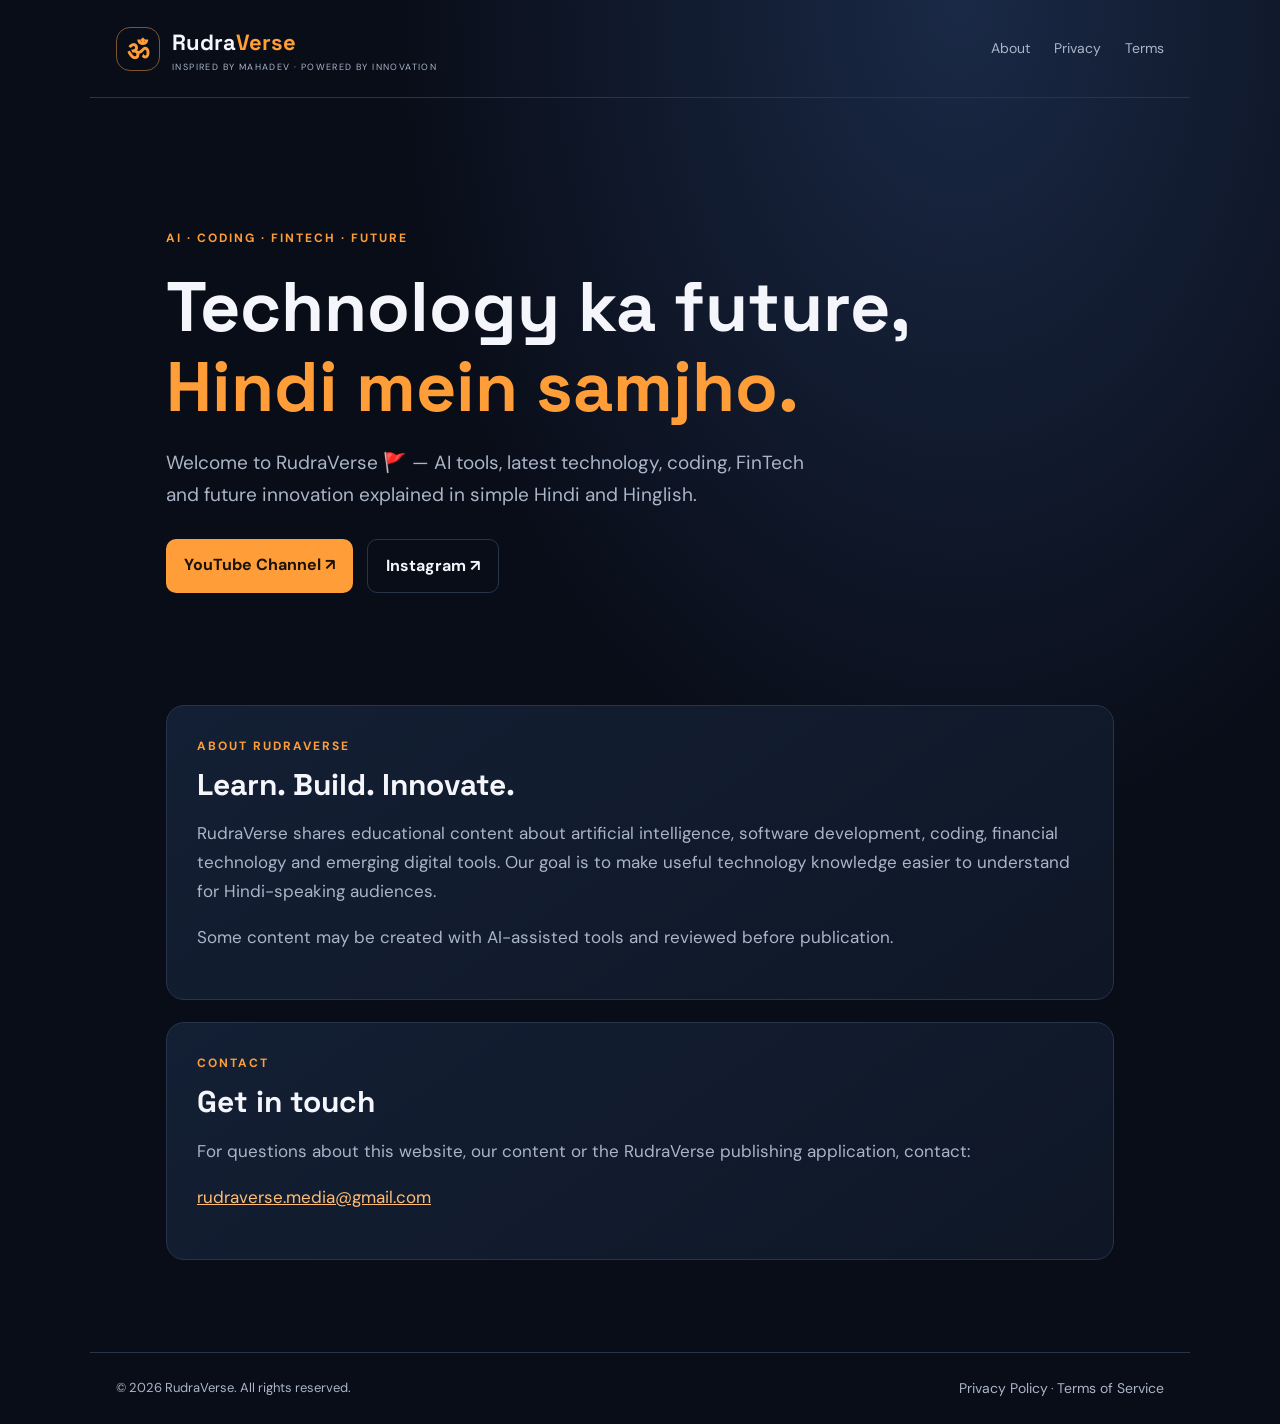
<file: index.html>
<!doctype html>
<html lang="en">
<head>
  <meta charset="utf-8"><meta name="viewport" content="width=device-width,initial-scale=1">
  <meta name="description" content="RudraVerse — inspired by Mahadev, powered by innovation. AI, coding, fintech and technology in Hindi.">
  <title>RudraVerse | AI, Coding & Technology</title>
  <link rel="stylesheet" href="style.css">
</head>
<body>
<header class="site-header"><a class="brand" href="index.html"><span class="mark">ॐ</span><span>Rudra<span class="accent">Verse</span><small>INSPIRED BY MAHADEV · POWERED BY INNOVATION</small></span></a>
<nav><a href="#about">About</a><a href="privacy.html">Privacy</a><a href="terms.html">Terms</a></nav></header>
<main>
<section class="hero"><div class="eyebrow">AI · CODING · FINTECH · FUTURE</div>
<h1>Technology ka future,<br><span class="accent">Hindi mein samjho.</span></h1>
<p>Welcome to RudraVerse 🚩 — AI tools, latest technology, coding, FinTech and future innovation explained in simple Hindi and Hinglish.</p>
<div class="actions"><a class="btn primary" href="https://www.youtube.com/@RudraVerse-q3s" target="_blank" rel="noopener">YouTube Channel ↗</a><a class="btn secondary" href="https://www.instagram.com/rudraverse.media2026/" target="_blank" rel="noopener">Instagram ↗</a></div>
</section>
<section id="about" class="panel"><div class="eyebrow">ABOUT RUDRAVERSE</div><h2>Learn. Build. Innovate.</h2><p>RudraVerse shares educational content about artificial intelligence, software development, coding, financial technology and emerging digital tools. Our goal is to make useful technology knowledge easier to understand for Hindi-speaking audiences.</p><p>Some content may be created with AI-assisted tools and reviewed before publication.</p></section>
<section class="panel"><div class="eyebrow">CONTACT</div><h2>Get in touch</h2><p>For questions about this website, our content or the RudraVerse publishing application, contact:</p><p><a href="mailto:rudraverse.media@gmail.com">rudraverse.media@gmail.com</a></p></section>
</main>
<footer><span>© <span id="year"></span> RudraVerse. All rights reserved.</span><span><a href="privacy.html">Privacy Policy</a> · <a href="terms.html">Terms of Service</a></span></footer>
<script>document.getElementById('year').textContent=new Date().getFullYear();</script>
</body></html>
</file>
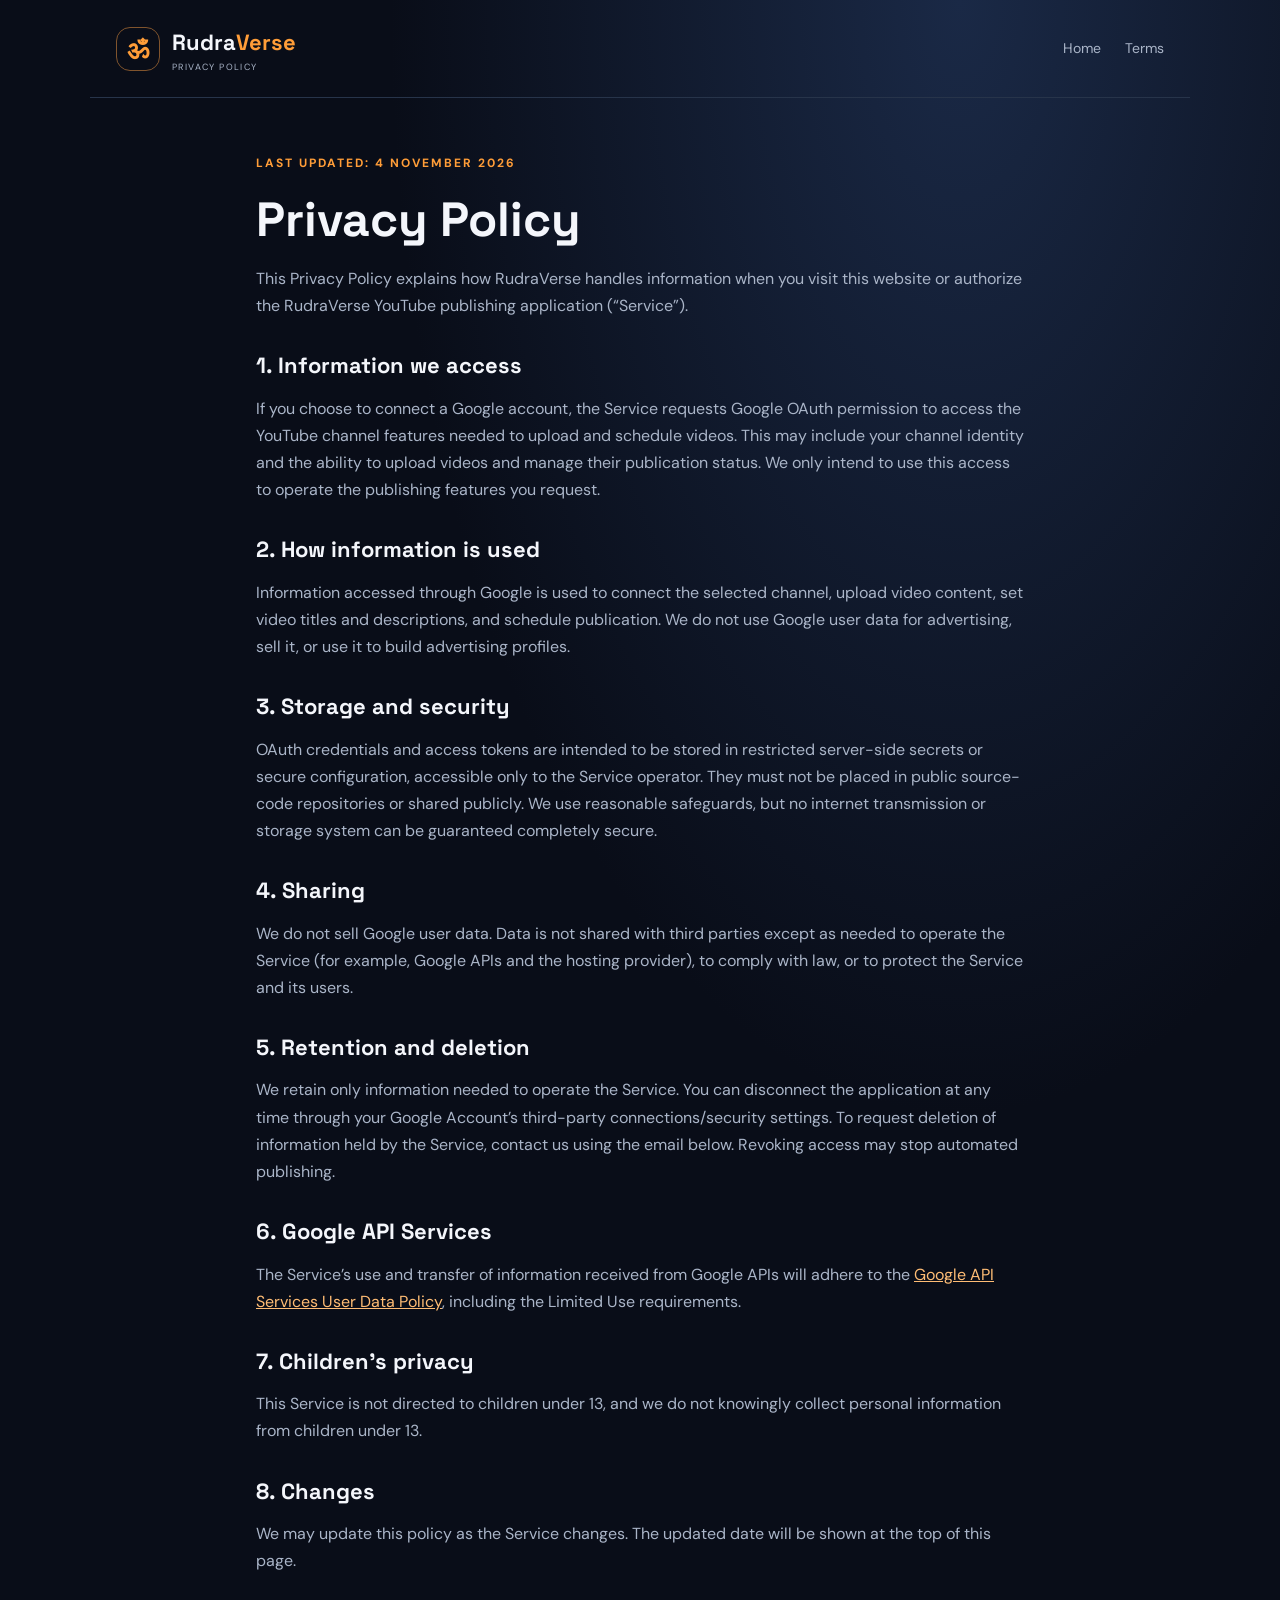
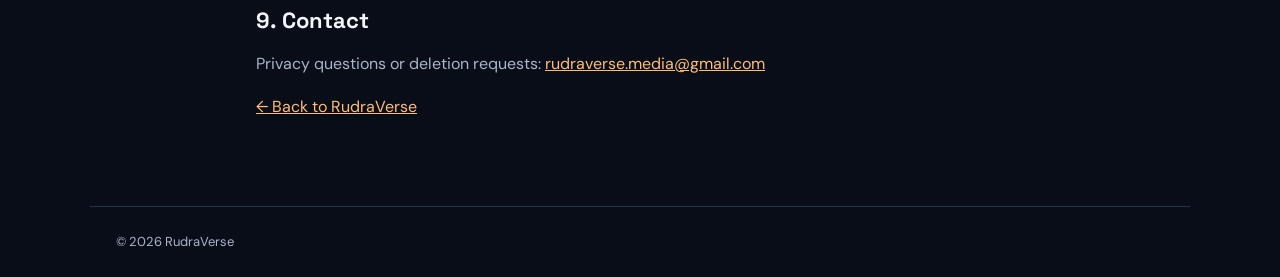
<file: privacy.html>
<!doctype html>
<html lang="en"><head><meta charset="utf-8"><meta name="viewport" content="width=device-width,initial-scale=1"><title>Privacy Policy | RudraVerse</title><link rel="stylesheet" href="style.css"></head>
<body><header class="site-header"><a class="brand" href="index.html"><span class="mark">ॐ</span><span>Rudra<span class="accent">Verse</span><small>PRIVACY POLICY</small></span></a><nav><a href="index.html">Home</a><a href="terms.html">Terms</a></nav></header>
<main class="document"><div class="eyebrow">LAST UPDATED: 4 NOVEMBER 2026</div><h1>Privacy Policy</h1>
<p>This Privacy Policy explains how RudraVerse handles information when you visit this website or authorize the RudraVerse YouTube publishing application (“Service”).</p>
<h2>1. Information we access</h2><p>If you choose to connect a Google account, the Service requests Google OAuth permission to access the YouTube channel features needed to upload and schedule videos. This may include your channel identity and the ability to upload videos and manage their publication status. We only intend to use this access to operate the publishing features you request.</p>
<h2>2. How information is used</h2><p>Information accessed through Google is used to connect the selected channel, upload video content, set video titles and descriptions, and schedule publication. We do not use Google user data for advertising, sell it, or use it to build advertising profiles.</p>
<h2>3. Storage and security</h2><p>OAuth credentials and access tokens are intended to be stored in restricted server-side secrets or secure configuration, accessible only to the Service operator. They must not be placed in public source-code repositories or shared publicly. We use reasonable safeguards, but no internet transmission or storage system can be guaranteed completely secure.</p>
<h2>4. Sharing</h2><p>We do not sell Google user data. Data is not shared with third parties except as needed to operate the Service (for example, Google APIs and the hosting provider), to comply with law, or to protect the Service and its users.</p>
<h2>5. Retention and deletion</h2><p>We retain only information needed to operate the Service. You can disconnect the application at any time through your Google Account’s third-party connections/security settings. To request deletion of information held by the Service, contact us using the email below. Revoking access may stop automated publishing.</p>
<h2>6. Google API Services</h2><p>The Service’s use and transfer of information received from Google APIs will adhere to the <a href="https://developers.google.com/terms/api-services-user-data-policy" target="_blank" rel="noopener">Google API Services User Data Policy</a>, including the Limited Use requirements.</p>
<h2>7. Children’s privacy</h2><p>This Service is not directed to children under 13, and we do not knowingly collect personal information from children under 13.</p>
<h2>8. Changes</h2><p>We may update this policy as the Service changes. The updated date will be shown at the top of this page.</p>
<h2>9. Contact</h2><p>Privacy questions or deletion requests: <a href="mailto:rudraverse.media@gmail.com">rudraverse.media@gmail.com</a></p>
<p><a href="index.html">← Back to RudraVerse</a></p></main><footer>© 2026 RudraVerse</footer></body></html>
</file>
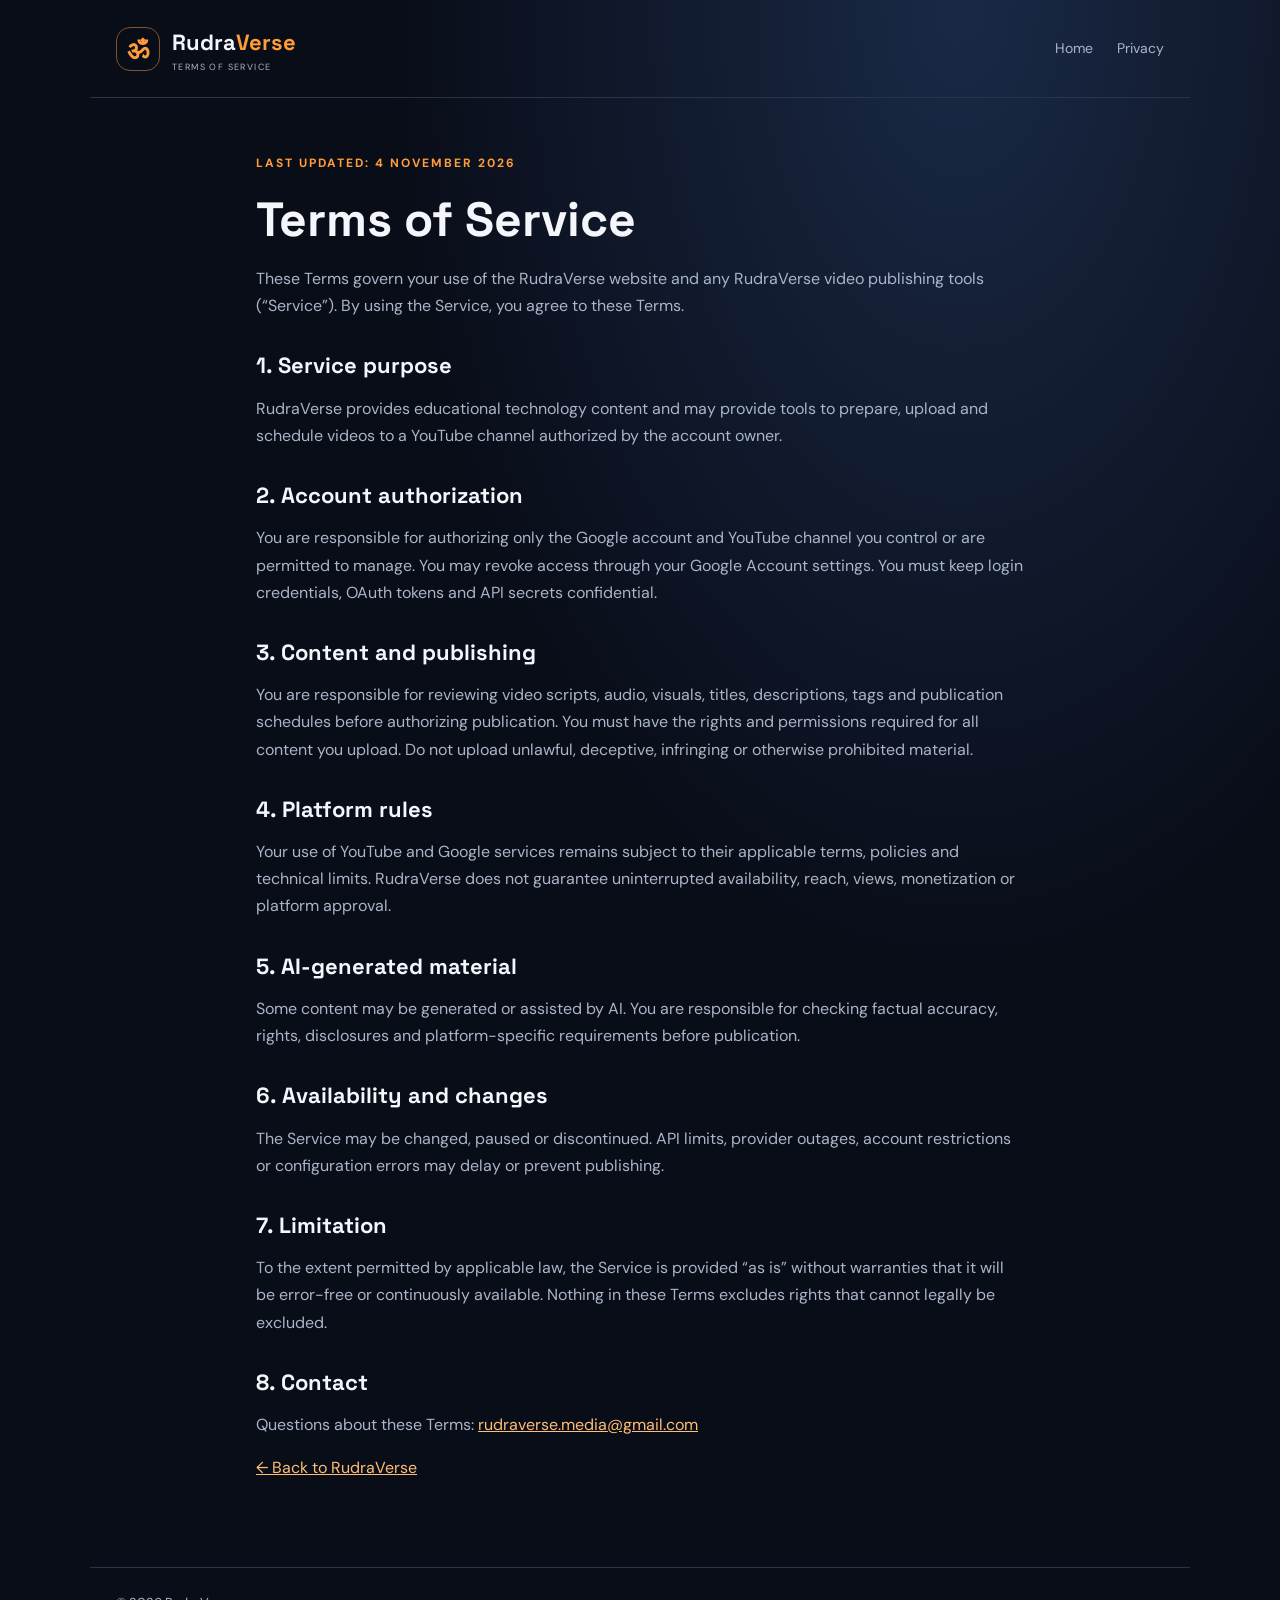
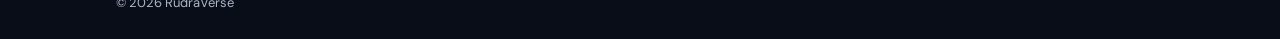
<file: terms.html>
<!doctype html>
<html lang="en"><head><meta charset="utf-8"><meta name="viewport" content="width=device-width,initial-scale=1"><title>Terms of Service | RudraVerse</title><link rel="stylesheet" href="style.css"></head>
<body><header class="site-header"><a class="brand" href="index.html"><span class="mark">ॐ</span><span>Rudra<span class="accent">Verse</span><small>TERMS OF SERVICE</small></span></a><nav><a href="index.html">Home</a><a href="privacy.html">Privacy</a></nav></header>
<main class="document"><div class="eyebrow">LAST UPDATED: 4 NOVEMBER 2026</div><h1>Terms of Service</h1>
<p>These Terms govern your use of the RudraVerse website and any RudraVerse video publishing tools (“Service”). By using the Service, you agree to these Terms.</p>
<h2>1. Service purpose</h2><p>RudraVerse provides educational technology content and may provide tools to prepare, upload and schedule videos to a YouTube channel authorized by the account owner.</p>
<h2>2. Account authorization</h2><p>You are responsible for authorizing only the Google account and YouTube channel you control or are permitted to manage. You may revoke access through your Google Account settings. You must keep login credentials, OAuth tokens and API secrets confidential.</p>
<h2>3. Content and publishing</h2><p>You are responsible for reviewing video scripts, audio, visuals, titles, descriptions, tags and publication schedules before authorizing publication. You must have the rights and permissions required for all content you upload. Do not upload unlawful, deceptive, infringing or otherwise prohibited material.</p>
<h2>4. Platform rules</h2><p>Your use of YouTube and Google services remains subject to their applicable terms, policies and technical limits. RudraVerse does not guarantee uninterrupted availability, reach, views, monetization or platform approval.</p>
<h2>5. AI-generated material</h2><p>Some content may be generated or assisted by AI. You are responsible for checking factual accuracy, rights, disclosures and platform-specific requirements before publication.</p>
<h2>6. Availability and changes</h2><p>The Service may be changed, paused or discontinued. API limits, provider outages, account restrictions or configuration errors may delay or prevent publishing.</p>
<h2>7. Limitation</h2><p>To the extent permitted by applicable law, the Service is provided “as is” without warranties that it will be error-free or continuously available. Nothing in these Terms excludes rights that cannot legally be excluded.</p>
<h2>8. Contact</h2><p>Questions about these Terms: <a href="mailto:rudraverse.media@gmail.com">rudraverse.media@gmail.com</a></p>
<p><a href="index.html">← Back to RudraVerse</a></p></main><footer>© 2026 RudraVerse</footer></body></html>
</file>
<file: style.css>
@import url('https://fonts.googleapis.com/css2?family=DM+Sans:wght@400;500;600;700&family=Space+Grotesk:wght@500;600;700&display=swap');
:root{--bg:#090d18;--panel:#111a2b;--text:#f4f6fb;--muted:#aab5c8;--accent:#ff9d38;--line:#27344a}
*{box-sizing:border-box}body{margin:0;background:radial-gradient(ellipse at 75% 0%,#1a2946 0,transparent 42%),var(--bg);color:var(--text);font-family:'DM Sans',sans-serif;line-height:1.7}
a{color:#ffbd75}.site-header{max-width:1100px;margin:auto;padding:24px 26px;display:flex;align-items:center;justify-content:space-between;border-bottom:1px solid var(--line)}
.brand{display:flex;gap:12px;align-items:center;color:var(--text);text-decoration:none;font-family:'Space Grotesk',sans-serif;font-size:22px;font-weight:700}.brand small{display:block;font:9px 'DM Sans',sans-serif;letter-spacing:1.4px;color:var(--muted)}.mark{display:grid;place-items:center;width:44px;height:44px;border:1px solid #80542d;border-radius:14px;color:var(--accent);font-size:26px}.accent{color:var(--accent)}
nav{display:flex;gap:24px}nav a,footer a{color:var(--muted);text-decoration:none;font-size:14px}nav a:hover,footer a:hover{color:var(--accent)}
main{max-width:1000px;margin:auto;padding:70px 26px}.hero{padding:60px 0 90px;max-width:760px}.eyebrow{font-size:12px;letter-spacing:2px;color:var(--accent);font-weight:700}h1,h2{font-family:'Space Grotesk',sans-serif;line-height:1.15}h1{font-size:clamp(42px,7vw,70px);margin:18px 0}h2{font-size:30px;margin:12px 0}p{color:var(--muted);font-size:17px}.hero p{max-width:650px;font-size:19px}.actions{display:flex;gap:14px;flex-wrap:wrap;margin-top:28px}.btn{display:inline-block;padding:12px 18px;border-radius:10px;text-decoration:none;font-weight:700}.primary{background:var(--accent);color:#1b1208}.secondary{border:1px solid var(--line);color:var(--text)}.panel{background:linear-gradient(145deg,#131f34,#0f1726);border:1px solid var(--line);border-radius:18px;padding:30px;margin:22px 0}.document{max-width:820px;padding-top:55px}.document h1{font-size:48px}.document h2{font-size:22px;margin-top:34px}.document p{font-size:16px}footer{max-width:1100px;margin:auto;padding:24px 26px;border-top:1px solid var(--line);display:flex;justify-content:space-between;gap:16px;flex-wrap:wrap;color:var(--muted);font-size:13px}
@media(max-width:600px){.site-header{align-items:flex-start;gap:18px;flex-direction:column}nav{gap:18px}main{padding:42px 20px}.hero{padding:30px 0 55px}.panel{padding:22px}footer{flex-direction:column}}
</file>
